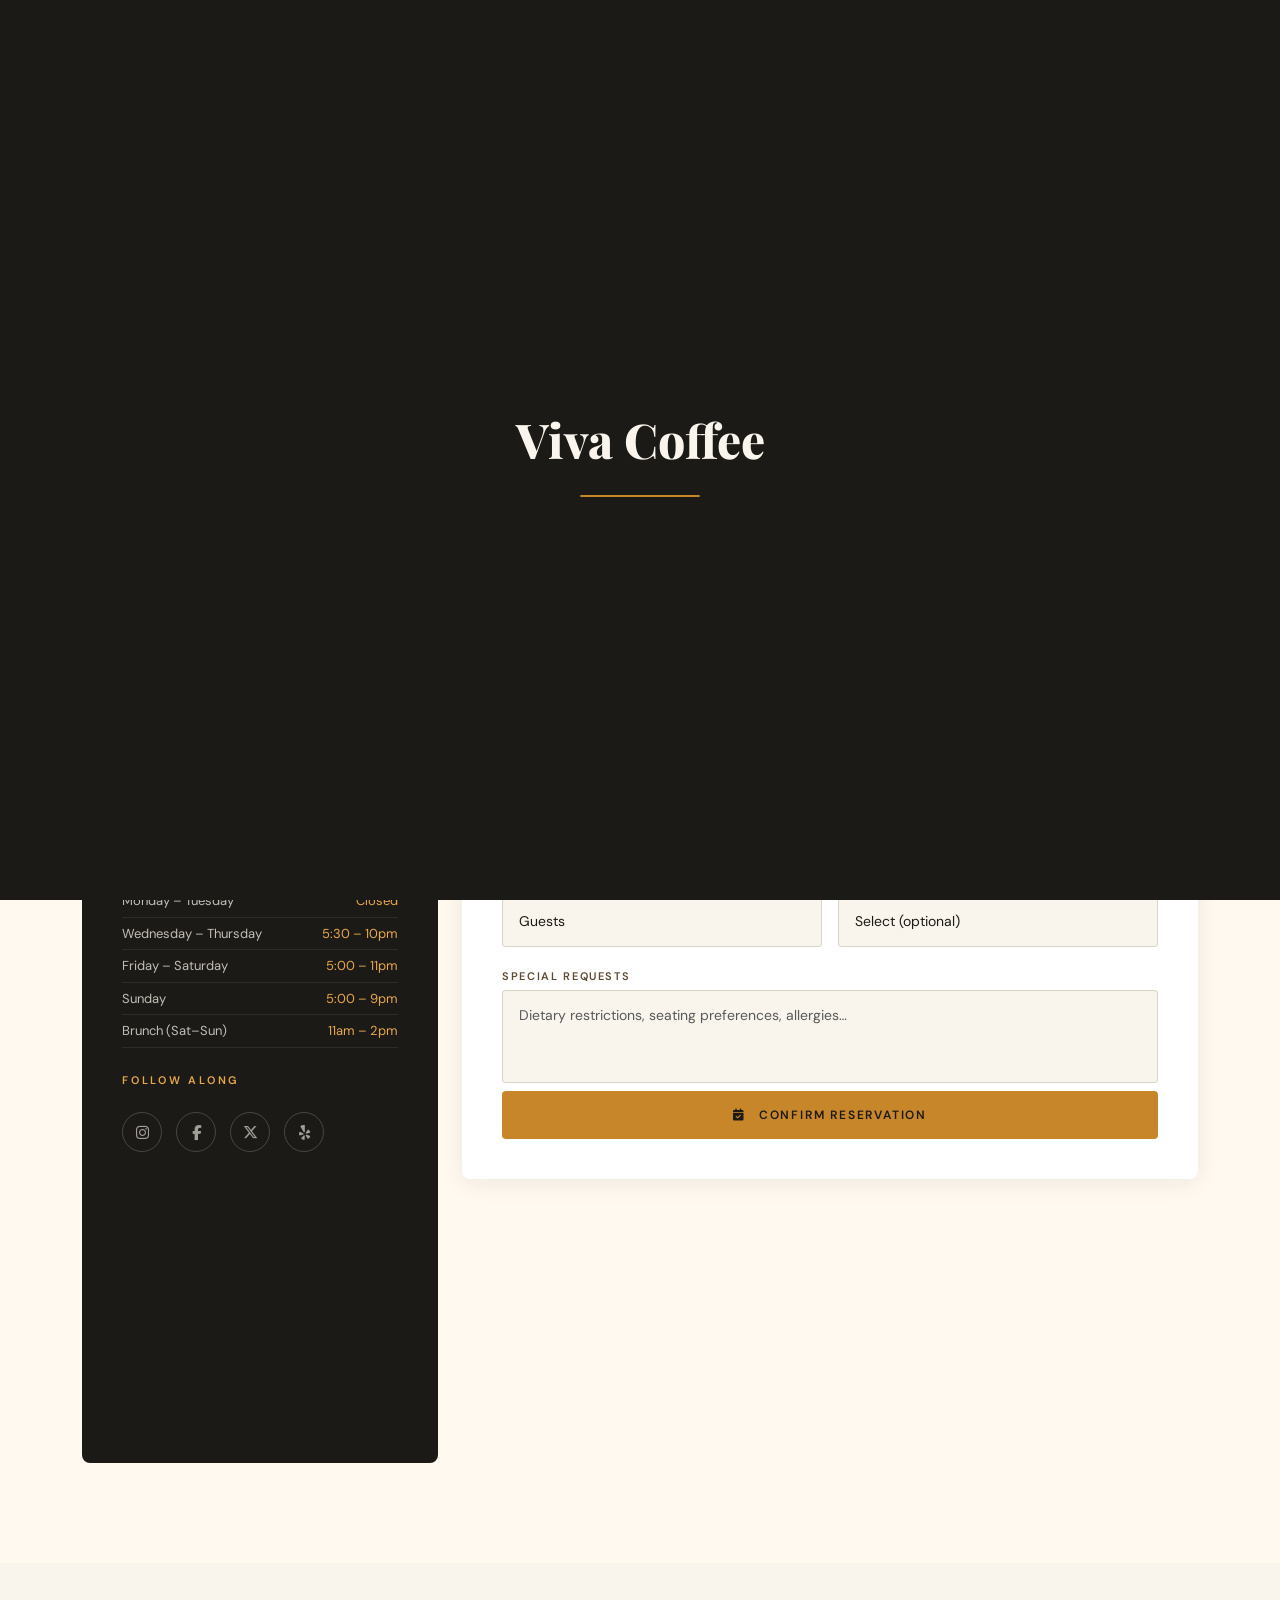
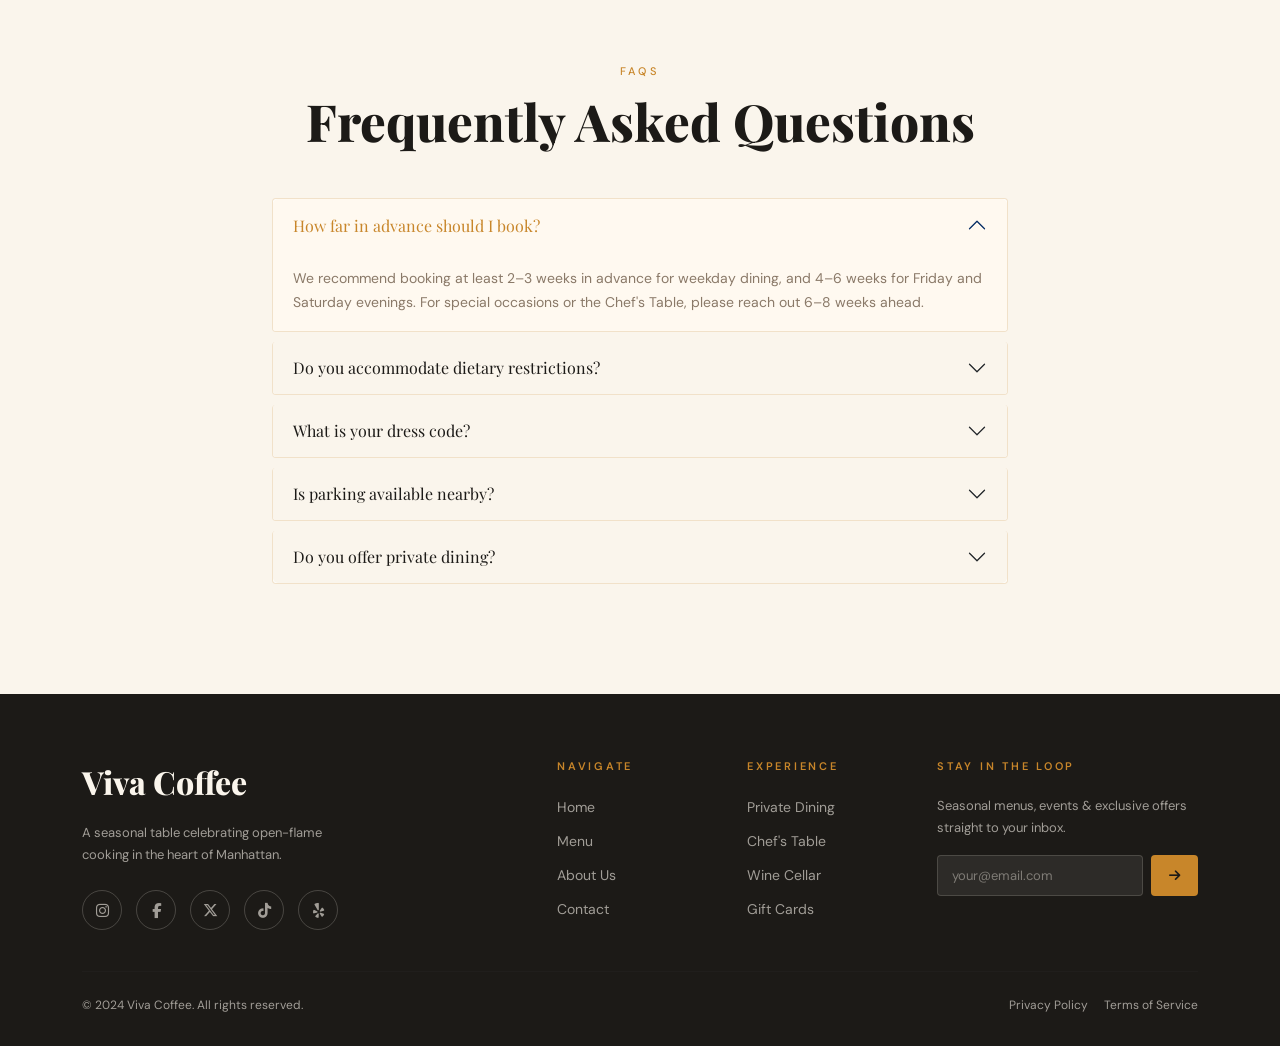
<file: contact.html>
<!DOCTYPE html>
<html lang="en">
<head>
  <meta charset="UTF-8"/>
  <meta name="viewport" content="width=device-width, initial-scale=1.0"/>
  <title>Contact — Viva Coffee</title>
  <link href="https://cdn.jsdelivr.net/npm/bootstrap@5.3.3/dist/css/bootstrap.min.css" rel="stylesheet"/>
  <link href="https://cdnjs.cloudflare.com/ajax/libs/font-awesome/6.5.0/css/all.min.css" rel="stylesheet"/>
  <link href="https://fonts.googleapis.com/css2?family=Playfair+Display:ital,wght@0,400;0,600;0,800;1,400&family=DM+Sans:wght@300;400;500&display=swap" rel="stylesheet"/>
  <link rel="stylesheet" href="style.css"/>

  <style>
    /* Inner-page hero */
    .page-hero {
      background: linear-gradient(rgba(28,26,23,0.78), rgba(28,26,23,0.78)),
                  url('https://images.unsplash.com/photo-1414235077428-338989a2e8c0?w=1600&q=80') center/cover no-repeat;
      padding: 160px 0 80px;
      text-align: center;
      color: var(--cream);
    }
    .page-hero h1 { font-size: clamp(2.5rem, 5vw, 4rem); font-weight: 800; }
    .page-hero p  { font-size: 1.05rem; color: rgba(250,245,236,0.75); max-width: 480px; margin: 16px auto 0; line-height: 1.7; }

    /* FAQ accordion */
    .accordion-button {
      font-family: var(--font-serif);
      font-size: 1rem;
      color: var(--charcoal);
      background: var(--cream);
    }
    .accordion-button:not(.collapsed) {
      color: var(--amber);
      background: var(--warm-white);
      box-shadow: none;
    }
    .accordion-button::after {
      filter: none;
    }
    .accordion-button:focus { box-shadow: none; }
    .accordion-body { font-size: 14px; color: var(--muted); line-height: 1.7; background: var(--warm-white); }
    .accordion-item { border: 1px solid var(--border); border-radius: var(--radius) !important; overflow: hidden; margin-bottom: 10px; }
  </style>
</head>
<body>

  <!-- Page Loader -->
  <div class="page-loader" id="pageLoader">
    <div class="loader-logo">Viva Coffee</div>
    <div class="loader-bar"><div class="loader-bar-fill"></div></div>
  </div>

  <!-- NAVBAR -->
  <nav id="mainNav" class="navbar navbar-expand-lg">
    <div class="container">
      <a class="navbar-brand" href="index.html">Viva Coffee</a>
      <button class="navbar-toggler" type="button" data-bs-toggle="collapse" data-bs-target="#navContent">
        <span class="navbar-toggler-icon"></span>
      </button>
      <div class="collapse navbar-collapse" id="navContent">
        <ul class="navbar-nav ms-auto align-items-lg-center gap-1">
          <li class="nav-item"><a class="nav-link" href="index.html">Home</a></li>
          <li class="nav-item"><a class="nav-link" href="menu.html">Menu</a></li>
          <li class="nav-item"><a class="nav-link" href="about.html">About</a></li>
          <li class="nav-item"><a class="nav-link active" href="contact.html">Contact</a></li>
          <li class="nav-item ms-lg-3">
            <a class="nav-link btn-reserve-nav" href="contact.html">Reserve a Table</a>
          </li>
        </ul>
      </div>
    </div>
  </nav>

  <!-- PAGE HERO -->
  <div class="page-hero">
    <span class="section-label" style="display:flex;justify-content:center;">Get In Touch</span>
    <h1>Reserve Your Table</h1>
    <p>We'd love to host you. Fill in the form below or call us directly.</p>
  </div>

  <!-- CONTACT SECTION -->
  <section id="contact">
    <div class="container">

      <div class="row g-4">

        <!-- Info card -->
        <div class="col-lg-4 reveal">
          <div class="contact-info-card">
            <h3>Visit Us</h3>

            <div class="contact-detail">
              <div class="contact-detail-icon"><i class="fas fa-map-marker-alt"></i></div>
              <div class="contact-detail-text">
                <strong>Address</strong>
                <p>42 Orchard Street<br>Manhattan, New York<br>NY 10002, USA</p>
              </div>
            </div>

            <div class="contact-detail">
              <div class="contact-detail-icon"><i class="fas fa-phone"></i></div>
              <div class="contact-detail-text">
                <strong>Reservations</strong>
                <p>+1 (212) 555-0182<br>reservations@vivacoffee.com</p>
              </div>
            </div>

            <div class="contact-detail">
              <div class="contact-detail-icon"><i class="fas fa-clock"></i></div>
              <div class="contact-detail-text">
                <strong>Hours</strong>
              </div>
            </div>

            <table class="hours-table">
              <tr><td>Monday – Tuesday</td><td>Closed</td></tr>
              <tr><td>Wednesday – Thursday</td><td>5:30 – 10pm</td></tr>
              <tr><td>Friday – Saturday</td><td>5:00 – 11pm</td></tr>
              <tr><td>Sunday</td><td>5:00 – 9pm</td></tr>
              <tr><td>Brunch (Sat–Sun)</td><td>11am – 2pm</td></tr>
            </table>

            <!-- Social links in contact card -->
            <div class="mt-4">
              <div class="footer-heading" style="color:var(--amber-light);margin-bottom:12px;">Follow Along</div>
              <div class="social-icons">
                <a href="#" class="social-icon"><i class="fab fa-instagram"></i></a>
                <a href="#" class="social-icon"><i class="fab fa-facebook-f"></i></a>
                <a href="#" class="social-icon"><i class="fab fa-x-twitter"></i></a>
                <a href="#" class="social-icon"><i class="fab fa-yelp"></i></a>
              </div>
            </div>
          </div>
        </div>

        <!-- Reservation form -->
        <div class="col-lg-8 reveal">
          <div class="contact-form-wrap">
            <h3 class="mb-4" style="font-family:var(--font-serif);font-size:1.6rem;">Make a Reservation</h3>

            <form id="reservationForm">
              <div class="row g-3">
                <div class="col-sm-6">
                  <label class="form-label">First Name</label>
                  <input type="text" class="form-control" placeholder="John" required/>
                </div>
                <div class="col-sm-6">
                  <label class="form-label">Last Name</label>
                  <input type="text" class="form-control" placeholder="Smith" required/>
                </div>
                <div class="col-sm-6">
                  <label class="form-label">Email Address</label>
                  <input type="email" class="form-control" placeholder="john@email.com" required/>
                </div>
                <div class="col-sm-6">
                  <label class="form-label">Phone Number</label>
                  <input type="tel" class="form-control" placeholder="+1 (212) 555-0000"/>
                </div>
                <div class="col-sm-6">
                  <label class="form-label">Date</label>
                  <input type="date" class="form-control" required/>
                </div>
                <div class="col-sm-6">
                  <label class="form-label">Time</label>
                  <select class="form-select">
                    <option disabled selected>Select a time</option>
                    <option>5:30 PM</option>
                    <option>6:00 PM</option>
                    <option>6:30 PM</option>
                    <option>7:00 PM</option>
                    <option>7:30 PM</option>
                    <option>8:00 PM</option>
                    <option>8:30 PM</option>
                    <option>9:00 PM</option>
                  </select>
                </div>
                <div class="col-sm-6">
                  <label class="form-label">Party Size</label>
                  <select class="form-select">
                    <option disabled selected>Guests</option>
                    <option>1 Guest</option>
                    <option>2 Guests</option>
                    <option>3 Guests</option>
                    <option>4 Guests</option>
                    <option>5 Guests</option>
                    <option>6+ Guests (call us)</option>
                  </select>
                </div>
                <div class="col-sm-6">
                  <label class="form-label">Occasion</label>
                  <select class="form-select">
                    <option disabled selected>Select (optional)</option>
                    <option>Birthday</option>
                    <option>Anniversary</option>
                    <option>Business Dinner</option>
                    <option>Date Night</option>
                    <option>Other</option>
                  </select>
                </div>
                <div class="col-12">
                  <label class="form-label">Special Requests</label>
                  <textarea class="form-control" rows="3" placeholder="Dietary restrictions, seating preferences, allergies…"></textarea>
                </div>
                <div class="col-12 mt-2">
                  <button type="submit" class="btn-primary-custom w-100" style="text-align:center;cursor:pointer;">
                    <i class="fas fa-calendar-check me-2"></i> Confirm Reservation
                  </button>
                </div>
              </div>
            </form>
          </div>

          <!-- Google Map -->
          <div class="map-wrap mt-4">
            <iframe
              src="https://www.google.com/maps/embed?pb=!1m18!1m12!1m3!1d3023.6536!2d-73.9888!3d40.7157!2m3!1f0!2f0!3f0!3m2!1i1024!2i768!4f13.1!3m3!1m2!1s0x89c25a22a3bda30d%3A0xb89d1fe6bc499443!2sLower%20East%20Side%2C%20New%20York%2C%20NY!5e0!3m2!1sen!2sus!4v1620000000000"
              allowfullscreen=""
              loading="lazy"
              referrerpolicy="no-referrer-when-downgrade"
              title="Restaurant location">
            </iframe>
          </div>
        </div>

      </div>
    </div>
  </section>

  <!-- FAQ SECTION -->
  <section style="background:var(--cream)">
    <div class="container">
      <div class="text-center mb-5 reveal">
        <span class="section-label">FAQs</span>
        <h2 class="section-title">Frequently Asked Questions</h2>
      </div>
      <div class="row justify-content-center">
        <div class="col-lg-8 reveal">
          <div class="accordion" id="faqAccordion">

            <div class="accordion-item">
              <h2 class="accordion-header">
                <button class="accordion-button" type="button" data-bs-toggle="collapse" data-bs-target="#faq1">
                  How far in advance should I book?
                </button>
              </h2>
              <div id="faq1" class="accordion-collapse collapse show" data-bs-parent="#faqAccordion">
                <div class="accordion-body">
                  We recommend booking at least 2–3 weeks in advance for weekday dining, and 4–6 weeks for Friday and Saturday evenings. For special occasions or the Chef's Table, please reach out 6–8 weeks ahead.
                </div>
              </div>
            </div>

            <div class="accordion-item">
              <h2 class="accordion-header">
                <button class="accordion-button collapsed" type="button" data-bs-toggle="collapse" data-bs-target="#faq2">
                  Do you accommodate dietary restrictions?
                </button>
              </h2>
              <div id="faq2" class="accordion-collapse collapse" data-bs-parent="#faqAccordion">
                <div class="accordion-body">
                  Absolutely. Please note any dietary restrictions or allergies in the Special Requests field when booking, and our kitchen will craft alternatives for every course. We accommodate vegan, vegetarian, gluten-free, and most allergen needs.
                </div>
              </div>
            </div>

            <div class="accordion-item">
              <h2 class="accordion-header">
                <button class="accordion-button collapsed" type="button" data-bs-toggle="collapse" data-bs-target="#faq3">
                  What is your dress code?
                </button>
              </h2>
              <div id="faq3" class="accordion-collapse collapse" data-bs-parent="#faqAccordion">
                <div class="accordion-body">
                  We ask guests to dress smart-casual or formal. We love seeing people who have dressed for the occasion — it's part of the experience. Athletic wear and flip-flops are kindly not permitted.
                </div>
              </div>
            </div>

            <div class="accordion-item">
              <h2 class="accordion-header">
                <button class="accordion-button collapsed" type="button" data-bs-toggle="collapse" data-bs-target="#faq4">
                  Is parking available nearby?
                </button>
              </h2>
              <div id="faq4" class="accordion-collapse collapse" data-bs-parent="#faqAccordion">
                <div class="accordion-body">
                  Several parking garages are within a 3-minute walk on Delancey and Essex Streets. We are also steps from the Delancey St–Essex St subway station (F, M, J, Z lines). Valet parking is available on Friday and Saturday evenings.
                </div>
              </div>
            </div>

            <div class="accordion-item">
              <h2 class="accordion-header">
                <button class="accordion-button collapsed" type="button" data-bs-toggle="collapse" data-bs-target="#faq5">
                  Do you offer private dining?
                </button>
              </h2>
              <div id="faq5" class="accordion-collapse collapse" data-bs-parent="#faqAccordion">
                <div class="accordion-body">
                  Yes — our private dining room seats up to 16 guests and can be reserved for corporate events, milestone celebrations, and intimate gatherings. Please email us at events@vivacoffee.com for availability and custom menus.
                </div>
              </div>
            </div>

          </div><!-- /accordion -->
        </div>
      </div>
    </div>
  </section>

  <!-- FOOTER -->
  <footer>
    <div class="container">
      <div class="row g-4">
        <div class="col-lg-4">
          <div class="footer-logo">Viva Coffee</div>
          <p class="footer-tagline">A seasonal table celebrating open-flame cooking in the heart of Manhattan.</p>
          <div class="social-icons">
            <a href="#" class="social-icon"><i class="fab fa-instagram"></i></a>
            <a href="#" class="social-icon"><i class="fab fa-facebook-f"></i></a>
            <a href="#" class="social-icon"><i class="fab fa-x-twitter"></i></a>
            <a href="#" class="social-icon"><i class="fab fa-tiktok"></i></a>
            <a href="#" class="social-icon"><i class="fab fa-yelp"></i></a>
          </div>
        </div>
        <div class="col-6 col-lg-2 offset-lg-1">
          <div class="footer-heading">Navigate</div>
          <ul class="footer-links">
            <li><a href="index.html">Home</a></li>
            <li><a href="menu.html">Menu</a></li>
            <li><a href="about.html">About Us</a></li>
            <li><a href="contact.html">Contact</a></li>
          </ul>
        </div>
        <div class="col-6 col-lg-2">
          <div class="footer-heading">Experience</div>
          <ul class="footer-links">
            <li><a href="#">Private Dining</a></li>
            <li><a href="#">Chef's Table</a></li>
            <li><a href="#">Wine Cellar</a></li>
            <li><a href="#">Gift Cards</a></li>
          </ul>
        </div>
        <div class="col-lg-3">
          <div class="footer-heading">Stay in the Loop</div>
          <p style="font-size:13px;line-height:1.7;margin-bottom:4px;">Seasonal menus, events & exclusive offers straight to your inbox.</p>
          <div class="newsletter-row">
            <input type="email" placeholder="your@email.com"/>
            <button type="button"><i class="fas fa-arrow-right"></i></button>
          </div>
        </div>
      </div>
      <hr class="footer-divider"/>
      <div class="footer-bottom">
        <span>© 2024 Viva Coffee. All rights reserved.</span>
        <span><a href="#" style="color:inherit;text-decoration:none;margin-right:16px;">Privacy Policy</a><a href="#" style="color:inherit;text-decoration:none;">Terms of Service</a></span>
      </div>
    </div>
  </footer>

  <button id="scrollTop"><i class="fas fa-chevron-up"></i></button>
  <div id="formToast">
    <i class="fas fa-check-circle" style="color:var(--amber-light)"></i>
    Reservation request received! We'll confirm by email.
  </div>

  <script src="https://cdn.jsdelivr.net/npm/bootstrap@5.3.3/dist/js/bootstrap.bundle.min.js"></script>
  <script src="main.js"></script>
</body>
</html>
</file>
<file: style.css>
/* ============================================================
   VIVA COFFEE — Main Stylesheet
   Author: Viva Coffee Design Team
   Description: Core styles, design system, and all section
                styles for the restaurant website.
============================================================ */

/* ============================================================
   1. DESIGN SYSTEM — CSS VARIABLES
      Warm amber-charcoal palette for an upscale restaurant
============================================================ */
:root {
  --cream:       #FAF5EC;
  --warm-white:  #FFF9F0;
  --amber:       #C8862A;
  --amber-light: #E8A84C;
  --charcoal:    #1C1A17;
  --dark-brown:  #2E2418;
  --mid-brown:   #5C4A32;
  --muted:       #8A7968;
  --border:      rgba(200,134,42,0.25);
  --shadow:      0 8px 40px rgba(28,26,23,0.15);
  --shadow-lg:   0 20px 60px rgba(28,26,23,0.25);
  --radius:      4px;
  --font-serif:  'Playfair Display', Georgia, serif;
  --font-sans:   'DM Sans', sans-serif;
  --transition:  0.35s cubic-bezier(0.4, 0, 0.2, 1);
}

/* ============================================================
   2. GLOBAL RESETS & BASE
============================================================ */
*, *::before, *::after { box-sizing: border-box; }
html { scroll-behavior: smooth; }

body {
  font-family: var(--font-sans);
  background: var(--cream);
  color: var(--charcoal);
  overflow-x: hidden;
}

h1, h2, h3, h4 { font-family: var(--font-serif); }

/* Thin amber decorative divider */
.divider {
  display: flex;
  align-items: center;
  gap: 16px;
  margin: 0 auto 48px;
  width: fit-content;
}
.divider span { width: 60px; height: 1px; background: var(--amber); display: block; }
.divider i    { color: var(--amber); font-size: 14px; }

/* Section label pill above titles */
.section-label {
  font-family: var(--font-sans);
  font-size: 11px;
  font-weight: 500;
  letter-spacing: 0.3em;
  text-transform: uppercase;
  color: var(--amber);
  display: block;
  margin-bottom: 12px;
}

/* Fade-in on scroll */
.reveal {
  opacity: 0;
  transform: translateY(28px);
  transition: opacity 0.7s ease, transform 0.7s ease;
}
.reveal.visible {
  opacity: 1;
  transform: none;
}

/* ============================================================
   3. SHARED SECTION STYLES
============================================================ */
section { padding: 100px 0; }

.section-title {
  font-size: clamp(2.2rem, 4vw, 3.2rem);
  font-weight: 800;
  color: var(--charcoal);
  line-height: 1.15;
}
.section-title.light { color: var(--cream); }

/* ============================================================
   4. BUTTONS
============================================================ */

/* Primary filled button */
.btn-primary-custom {
  background: var(--amber);
  color: var(--charcoal);
  border: none;
  padding: 15px 36px;
  font-family: var(--font-sans);
  font-size: 12px;
  font-weight: 600;
  letter-spacing: 0.15em;
  text-transform: uppercase;
  text-decoration: none;
  border-radius: var(--radius);
  display: inline-block;
  cursor: pointer;
  transition: background var(--transition), transform var(--transition), box-shadow var(--transition);
}
.btn-primary-custom:hover {
  background: var(--amber-light);
  color: var(--charcoal);
  transform: translateY(-2px);
  box-shadow: 0 8px 24px rgba(200,134,42,0.4);
}

/* Ghost / outline button */
.btn-outline-custom {
  background: transparent;
  color: var(--cream);
  border: 1px solid rgba(250,245,236,0.5);
  padding: 15px 36px;
  font-family: var(--font-sans);
  font-size: 12px;
  font-weight: 600;
  letter-spacing: 0.15em;
  text-transform: uppercase;
  text-decoration: none;
  border-radius: var(--radius);
  display: inline-block;
  transition: border-color var(--transition), background var(--transition), transform var(--transition);
}
.btn-outline-custom:hover {
  border-color: var(--cream);
  background: rgba(250,245,236,0.1);
  color: var(--cream);
  transform: translateY(-2px);
}

/* ============================================================
   5. PAGE LOADER
============================================================ */
.page-loader {
  position: fixed;
  inset: 0;
  background: var(--charcoal);
  z-index: 9999;
  display: flex;
  align-items: center;
  justify-content: center;
  flex-direction: column;
  transition: opacity 0.6s ease, visibility 0.6s;
}
.page-loader.hidden { opacity: 0; visibility: hidden; }
.loader-logo {
  font-family: var(--font-serif);
  font-size: 3rem;
  font-weight: 800;
  color: var(--cream);
}
.loader-logo em { color: var(--amber-light); font-style: italic; }
.loader-bar {
  width: 120px;
  height: 2px;
  background: rgba(250,245,236,0.15);
  border-radius: 100px;
  margin-top: 20px;
  overflow: hidden;
}
.loader-bar-fill {
  height: 100%;
  background: var(--amber);
  border-radius: 100px;
  animation: loadFill 1.6s ease forwards;
}
@keyframes loadFill {
  from { width: 0; }
  to   { width: 100%; }
}

/* ============================================================
   6. NAVBAR
============================================================ */
#mainNav {
  background: transparent;
  padding: 20px 0;
  transition: background var(--transition), box-shadow var(--transition), padding var(--transition);
  position: fixed;
  width: 100%;
  top: 0;
  z-index: 1000;
}
#mainNav.scrolled {
  background: var(--dark-brown);
  padding: 12px 0;
  box-shadow: 0 4px 30px rgba(28,26,23,0.4);
}

.navbar-brand {
  font-family: var(--font-serif);
  font-size: 1.6rem;
  font-weight: 800;
  color: var(--cream) !important;
  letter-spacing: -0.02em;
}
.navbar-brand em { font-style: italic; color: var(--amber-light); }

.navbar-nav .nav-link {
  color: rgba(250,245,236,0.85) !important;
  font-size: 13px;
  font-weight: 500;
  letter-spacing: 0.1em;
  text-transform: uppercase;
  padding: 6px 18px !important;
  position: relative;
  transition: color var(--transition);
}
.navbar-nav .nav-link::after {
  content: '';
  position: absolute;
  bottom: 0; left: 18px;
  width: 0; height: 1px;
  background: var(--amber-light);
  transition: width var(--transition);
}
.navbar-nav .nav-link:hover,
.navbar-nav .nav-link.active { color: var(--amber-light) !important; }
.navbar-nav .nav-link:hover::after,
.navbar-nav .nav-link.active::after { width: calc(100% - 36px); }

/* Reserve CTA in nav */
.btn-reserve-nav {
  background: var(--amber);
  color: var(--charcoal) !important;
  border: none;
  padding: 9px 22px !important;
  border-radius: var(--radius);
  font-weight: 600;
  font-size: 12px;
  letter-spacing: 0.12em;
  text-transform: uppercase;
  transition: background var(--transition), transform var(--transition);
}
.btn-reserve-nav:hover { background: var(--amber-light); transform: translateY(-1px); }
.btn-reserve-nav::after { display: none !important; }

/* Mobile hamburger icon */
.navbar-toggler { border-color: var(--amber); }
.navbar-toggler-icon {
  background-image: url("data:image/svg+xml,%3csvg xmlns='http://www.w3.org/2000/svg' viewBox='0 0 30 30'%3e%3cpath stroke='%23C8862A' stroke-linecap='round' stroke-miterlimit='10' stroke-width='2' d='M4 7h22M4 15h22M4 23h22'/%3e%3c/svg%3e");
}

/* ============================================================
   7. HERO SECTION
============================================================ */
#home {
  position: relative;
  min-height: 100vh;
  display: flex;
  align-items: center;
  overflow: hidden;
}

.hero-bg {
  position: absolute;
  inset: 0;
  background: url('https://images.unsplash.com/photo-1517248135467-4c7edcad34c4?w=1800&q=80') center/cover no-repeat;
  transform: scale(1.05);
  animation: heroZoom 18s ease-in-out infinite alternate;
}
@keyframes heroZoom {
  from { transform: scale(1.05); }
  to   { transform: scale(1.12); }
}

.hero-overlay {
  position: absolute;
  inset: 0;
  background:
    linear-gradient(to right, rgba(28,26,23,0.88) 0%, rgba(28,26,23,0.50) 60%, transparent 100%),
    linear-gradient(to top,   rgba(28,26,23,0.6)  0%, transparent 50%);
}

.hero-content { position: relative; z-index: 2; max-width: 640px; }

.hero-eyebrow {
  font-size: 11px;
  letter-spacing: 0.4em;
  text-transform: uppercase;
  color: var(--amber-light);
  font-weight: 500;
  margin-bottom: 20px;
  display: flex;
  align-items: center;
  gap: 12px;
}
.hero-eyebrow::before {
  content: '';
  width: 40px; height: 1px;
  background: var(--amber-light);
  display: block;
}

.hero-title {
  font-size: clamp(3rem, 6vw, 5.5rem);
  font-weight: 800;
  color: var(--cream);
  line-height: 1.05;
  margin-bottom: 24px;
}
.hero-title em { font-style: italic; color: var(--amber-light); }

.hero-subtitle {
  font-size: 1.1rem;
  color: rgba(250,245,236,0.75);
  line-height: 1.7;
  margin-bottom: 40px;
  font-weight: 300;
  max-width: 480px;
}

.hero-actions { display: flex; gap: 16px; flex-wrap: wrap; }

/* Stats bar pinned to hero bottom */
.hero-stats {
  position: absolute;
  bottom: 48px; right: 0; left: 0;
  z-index: 2;
}
.hero-stats .stat-card {
  background: rgba(250,245,236,0.07);
  backdrop-filter: blur(12px);
  border: 1px solid rgba(250,245,236,0.12);
  border-radius: var(--radius);
  padding: 20px 28px;
  text-align: center;
}
.stat-number {
  font-family: var(--font-serif);
  font-size: 2rem;
  font-weight: 800;
  color: var(--amber-light);
  line-height: 1;
}
.stat-label {
  font-size: 10px;
  letter-spacing: 0.2em;
  text-transform: uppercase;
  color: rgba(250,245,236,0.6);
  margin-top: 6px;
}

/* ============================================================
   8. MENU SECTION
============================================================ */
#menu { background: var(--warm-white); }

.menu-filters { display: flex; gap: 10px; flex-wrap: wrap; justify-content: center; margin-bottom: 48px; }
.filter-btn {
  background: transparent;
  border: 1px solid var(--border);
  color: var(--mid-brown);
  padding: 8px 24px;
  border-radius: 100px;
  font-size: 12px;
  font-weight: 500;
  letter-spacing: 0.1em;
  text-transform: uppercase;
  cursor: pointer;
  transition: all var(--transition);
}
.filter-btn:hover,
.filter-btn.active { background: var(--amber); border-color: var(--amber); color: var(--charcoal); }

/* Menu card */
.menu-card {
  background: #fff;
  border-radius: 8px;
  overflow: hidden;
  box-shadow: 0 2px 20px rgba(28,26,23,0.07);
  transition: transform var(--transition), box-shadow var(--transition);
  height: 100%;
  display: flex;
  flex-direction: column;
}
.menu-card:hover { transform: translateY(-6px); box-shadow: var(--shadow); }

.menu-card-img { position: relative; overflow: hidden; aspect-ratio: 4/3; }
.menu-card-img img {
  width: 100%; height: 100%;
  object-fit: cover;
  transition: transform var(--transition);
}
.menu-card:hover .menu-card-img img { transform: scale(1.08); }

.menu-badge {
  position: absolute; top: 14px; left: 14px;
  background: var(--amber);
  color: var(--charcoal);
  font-size: 9px; font-weight: 700;
  letter-spacing: 0.15em; text-transform: uppercase;
  padding: 4px 10px; border-radius: 100px;
}

.menu-card-body { padding: 24px; flex: 1; display: flex; flex-direction: column; }
.menu-card-name { font-family: var(--font-serif); font-size: 1.2rem; font-weight: 600; color: var(--charcoal); margin-bottom: 8px; }
.menu-card-desc { font-size: 0.875rem; color: var(--muted); line-height: 1.6; flex: 1; margin-bottom: 16px; }
.menu-card-footer { display: flex; justify-content: space-between; align-items: center; }
.menu-price { font-family: var(--font-serif); font-size: 1.4rem; font-weight: 700; color: var(--amber); }
.btn-order {
  background: var(--charcoal); color: var(--cream);
  border: none; padding: 8px 18px;
  border-radius: var(--radius); font-size: 12px; font-weight: 500;
  letter-spacing: 0.05em; cursor: pointer; text-decoration: none;
  transition: background var(--transition), transform var(--transition);
}
.btn-order:hover { background: var(--amber); color: var(--charcoal); transform: translateY(-1px); }

/* ============================================================
   9. ABOUT SECTION
============================================================ */
#about { background: var(--cream); }

.about-img-wrap { position: relative; }
.about-img-wrap::before {
  content: '';
  position: absolute;
  top: -16px; left: -16px; right: 32px; bottom: 32px;
  border: 2px solid var(--amber);
  border-radius: 8px;
  z-index: 0;
  opacity: 0.4;
}
.about-img-wrap img {
  position: relative; z-index: 1;
  border-radius: 8px; width: 100%; height: 500px; object-fit: cover;
  box-shadow: var(--shadow-lg);
}

.about-features { list-style: none; padding: 0; margin: 32px 0; }
.about-features li { display: flex; align-items: flex-start; gap: 16px; margin-bottom: 20px; }

.feature-icon {
  width: 44px; height: 44px;
  background: var(--amber);
  border-radius: 50%;
  display: flex; align-items: center; justify-content: center;
  flex-shrink: 0; color: var(--charcoal); font-size: 16px;
}
.feature-text strong { display: block; font-family: var(--font-serif); font-size: 1rem; color: var(--charcoal); margin-bottom: 4px; }
.feature-text p { font-size: 0.875rem; color: var(--muted); margin: 0; }

.chef-quote {
  background: var(--charcoal); color: var(--cream);
  padding: 32px; border-radius: 8px;
  position: relative; margin-top: 32px;
}
.chef-quote::before {
  content: '"';
  font-family: var(--font-serif);
  font-size: 6rem; color: var(--amber); opacity: 0.3;
  position: absolute; top: -10px; left: 24px; line-height: 1;
}
.chef-quote p { font-family: var(--font-serif); font-style: italic; font-size: 1.1rem; line-height: 1.7; position: relative; z-index: 1; }
.chef-name { font-size: 12px; letter-spacing: 0.15em; text-transform: uppercase; color: var(--amber-light); margin-top: 12px; font-weight: 500; }

/* ============================================================
   10. GALLERY SECTION
============================================================ */
#gallery { background: var(--dark-brown); padding-bottom: 80px; }
#gallery .section-title { color: var(--cream); }

.gallery-grid {
  display: grid;
  grid-template-columns: repeat(4, 1fr);
  gap: 12px;
}
.gallery-item { overflow: hidden; border-radius: 6px; cursor: pointer; position: relative; }
.gallery-item:nth-child(1) { grid-column: span 2; grid-row: span 2; }
.gallery-item:nth-child(4) { grid-column: span 2; }

.gallery-item img {
  width: 100%; height: 100%; object-fit: cover;
  min-height: 200px;
  transition: transform 0.6s ease;
  display: block;
}
.gallery-item:hover img { transform: scale(1.08); }

.gallery-overlay {
  position: absolute; inset: 0;
  background: rgba(200,134,42,0.7);
  display: flex; align-items: center; justify-content: center;
  opacity: 0;
  transition: opacity var(--transition);
}
.gallery-item:hover .gallery-overlay { opacity: 1; }
.gallery-overlay i { color: white; font-size: 2rem; }

/* ============================================================
   11. TESTIMONIALS
============================================================ */
#testimonials { background: var(--amber); padding: 80px 0; }

.testimonial-card {
  background: rgba(255,255,255,0.12);
  border-radius: 8px; padding: 32px; height: 100%;
}
.testimonial-card p {
  font-family: var(--font-serif); font-style: italic;
  font-size: 1rem; line-height: 1.7;
  color: var(--dark-brown); margin-bottom: 20px;
}
.testimonial-author { display: flex; align-items: center; gap: 14px; }
.testimonial-author img {
  width: 44px; height: 44px;
  border-radius: 50%; object-fit: cover;
  border: 2px solid var(--dark-brown);
}
.author-info strong { display: block; font-size: 14px; color: var(--dark-brown); font-weight: 600; }
.author-info span   { font-size: 12px; color: rgba(46,36,24,0.7); }
.stars { color: var(--dark-brown); font-size: 13px; margin-bottom: 12px; }

/* ============================================================
   12. CONTACT SECTION
============================================================ */
#contact { background: var(--warm-white); }

.contact-info-card {
  background: var(--charcoal);
  border-radius: 8px; padding: 40px;
  height: 100%; color: var(--cream);
}
.contact-info-card h3 { font-size: 1.8rem; margin-bottom: 32px; }

.contact-detail { display: flex; gap: 16px; margin-bottom: 28px; align-items: flex-start; }
.contact-detail-icon {
  width: 42px; height: 42px;
  background: var(--amber);
  border-radius: 50%;
  display: flex; align-items: center; justify-content: center;
  flex-shrink: 0; font-size: 15px; color: var(--charcoal);
}
.contact-detail-text strong { display: block; font-size: 13px; letter-spacing: 0.1em; text-transform: uppercase; color: var(--amber-light); margin-bottom: 4px; }
.contact-detail-text p { margin: 0; font-size: 14px; color: rgba(250,245,236,0.75); line-height: 1.6; }

.hours-table { width: 100%; margin-top: 32px; }
.hours-table td { padding: 6px 0; font-size: 13px; color: rgba(250,245,236,0.75); border-bottom: 1px solid rgba(250,245,236,0.08); }
.hours-table td:last-child { text-align: right; color: var(--amber-light); }

.contact-form-wrap { background: #fff; border-radius: 8px; padding: 40px; box-shadow: 0 4px 24px rgba(28,26,23,0.08); }

.form-control, .form-select {
  border: 1px solid rgba(92,74,50,0.2);
  border-radius: var(--radius);
  padding: 14px 16px;
  font-size: 14px; color: var(--charcoal);
  background: var(--cream);
  transition: border-color var(--transition), box-shadow var(--transition);
}
.form-control:focus, .form-select:focus {
  border-color: var(--amber);
  box-shadow: 0 0 0 3px rgba(200,134,42,0.15);
  background: #fff; outline: none;
}
.form-label { font-size: 11px; font-weight: 600; letter-spacing: 0.15em; text-transform: uppercase; color: var(--mid-brown); margin-bottom: 6px; }
textarea.form-control { resize: none; }

.map-wrap { border-radius: 8px; overflow: hidden; height: 260px; margin-top: 24px; }
.map-wrap iframe { width: 100%; height: 100%; border: none; }

/* ============================================================
   13. FOOTER
============================================================ */
footer { background: var(--charcoal); padding: 64px 0 32px; color: rgba(250,245,236,0.6); }

.footer-logo { font-family: var(--font-serif); font-size: 2rem; font-weight: 800; color: var(--cream); margin-bottom: 16px; }
.footer-logo em { color: var(--amber-light); font-style: italic; }
.footer-tagline { font-size: 13px; line-height: 1.7; max-width: 240px; }

.footer-heading { font-family: var(--font-sans); font-size: 11px; font-weight: 600; letter-spacing: 0.25em; text-transform: uppercase; color: var(--amber); margin-bottom: 20px; }

.footer-links { list-style: none; padding: 0; margin: 0; }
.footer-links li { margin-bottom: 10px; }
.footer-links a { color: rgba(250,245,236,0.6); text-decoration: none; font-size: 14px; transition: color var(--transition); }
.footer-links a:hover { color: var(--amber-light); }

.social-icons { display: flex; gap: 14px; margin-top: 24px; }
.social-icon {
  width: 40px; height: 40px;
  border-radius: 50%; border: 1px solid rgba(250,245,236,0.2);
  display: flex; align-items: center; justify-content: center;
  color: rgba(250,245,236,0.6); font-size: 15px; text-decoration: none;
  transition: all var(--transition);
}
.social-icon:hover { background: var(--amber); border-color: var(--amber); color: var(--charcoal); transform: translateY(-2px); }

.footer-divider { border-color: rgba(250,245,236,0.08); margin: 40px 0 24px; }
.footer-bottom { font-size: 12px; display: flex; justify-content: space-between; flex-wrap: wrap; gap: 12px; }

.newsletter-row { display: flex; gap: 8px; margin-top: 16px; }
.newsletter-row input {
  flex: 1;
  background: rgba(250,245,236,0.08);
  border: 1px solid rgba(250,245,236,0.15);
  border-radius: var(--radius); padding: 10px 14px;
  color: var(--cream); font-size: 13px;
}
.newsletter-row input::placeholder { color: rgba(250,245,236,0.4); }
.newsletter-row input:focus { outline: none; border-color: var(--amber); }
.newsletter-row button {
  background: var(--amber); border: none;
  border-radius: var(--radius); padding: 10px 18px;
  color: var(--charcoal); font-size: 13px; font-weight: 600;
  cursor: pointer; transition: background var(--transition);
}
.newsletter-row button:hover { background: var(--amber-light); }

/* ============================================================
   14. SCROLL TO TOP BUTTON
============================================================ */
#scrollTop {
  position: fixed; bottom: 32px; right: 32px;
  width: 48px; height: 48px;
  background: var(--amber); color: var(--charcoal);
  border: none; border-radius: 50%;
  display: flex; align-items: center; justify-content: center;
  font-size: 18px; cursor: pointer; z-index: 999;
  opacity: 0; transform: translateY(20px);
  transition: all var(--transition);
  box-shadow: 0 4px 16px rgba(200,134,42,0.4);
}
#scrollTop.show { opacity: 1; transform: translateY(0); }
#scrollTop:hover { background: var(--amber-light); transform: translateY(-2px); }

/* ============================================================
   15. TOAST NOTIFICATION
============================================================ */
#formToast {
  position: fixed; bottom: 32px; left: 50%;
  transform: translateX(-50%) translateY(20px);
  background: var(--charcoal); color: var(--cream);
  padding: 14px 28px; border-radius: 100px;
  font-size: 14px; z-index: 9999;
  opacity: 0; transition: all 0.4s ease;
  pointer-events: none;
  display: flex; align-items: center; gap: 10px;
  white-space: nowrap;
}

/* ============================================================
   16. RESPONSIVE BREAKPOINTS
============================================================ */
@media (max-width: 992px) {
  .hero-stats { position: static; margin-top: 60px; }
  #home { padding-bottom: 60px; }
}

@media (max-width: 768px) {
  section { padding: 70px 0; }
  .gallery-grid { grid-template-columns: repeat(2, 1fr); }
  .gallery-item:nth-child(1) { grid-column: span 2; grid-row: span 1; }
  .gallery-item:nth-child(4) { grid-column: span 1; }
  .about-img-wrap::before { display: none; }
  .footer-bottom { flex-direction: column; text-align: center; }
}

@media (max-width: 576px) {
  .gallery-grid { grid-template-columns: 1fr 1fr; gap: 8px; }
  .hero-title { font-size: 2.5rem; }
}
</file>
